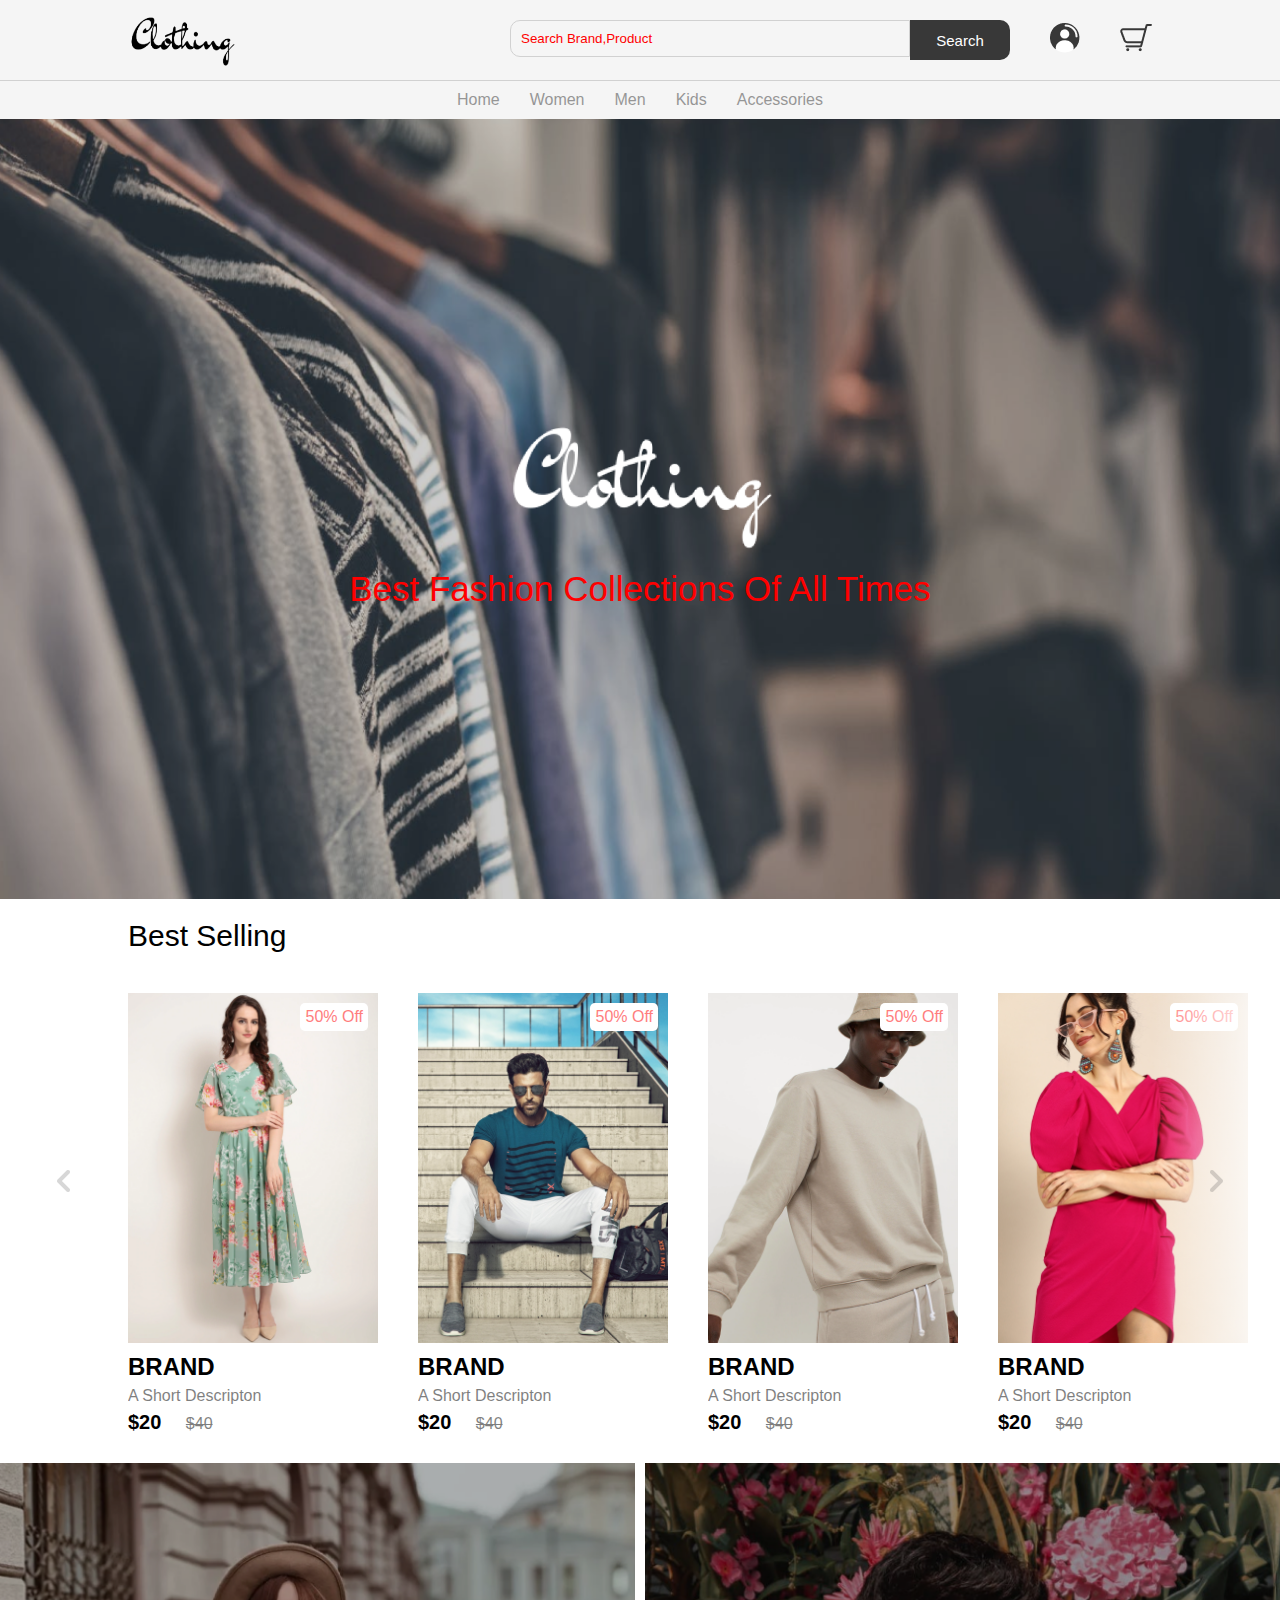
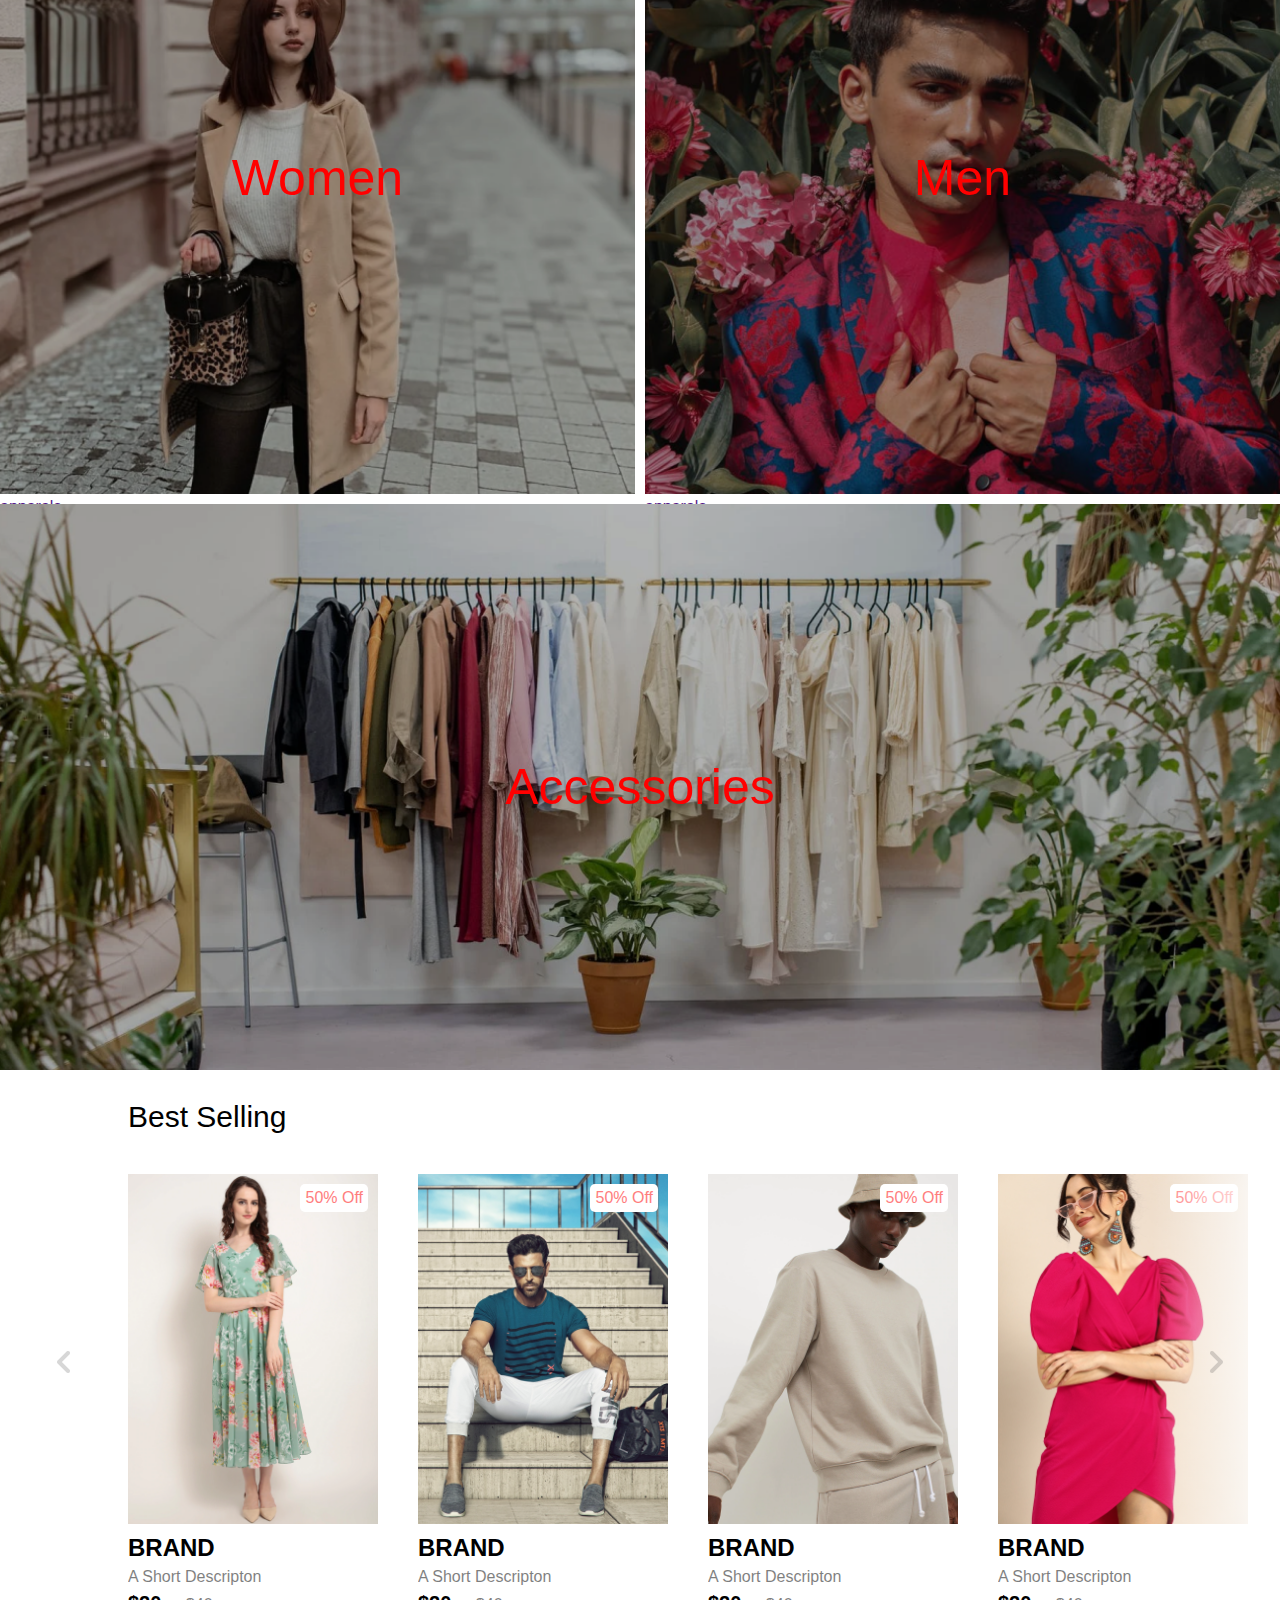
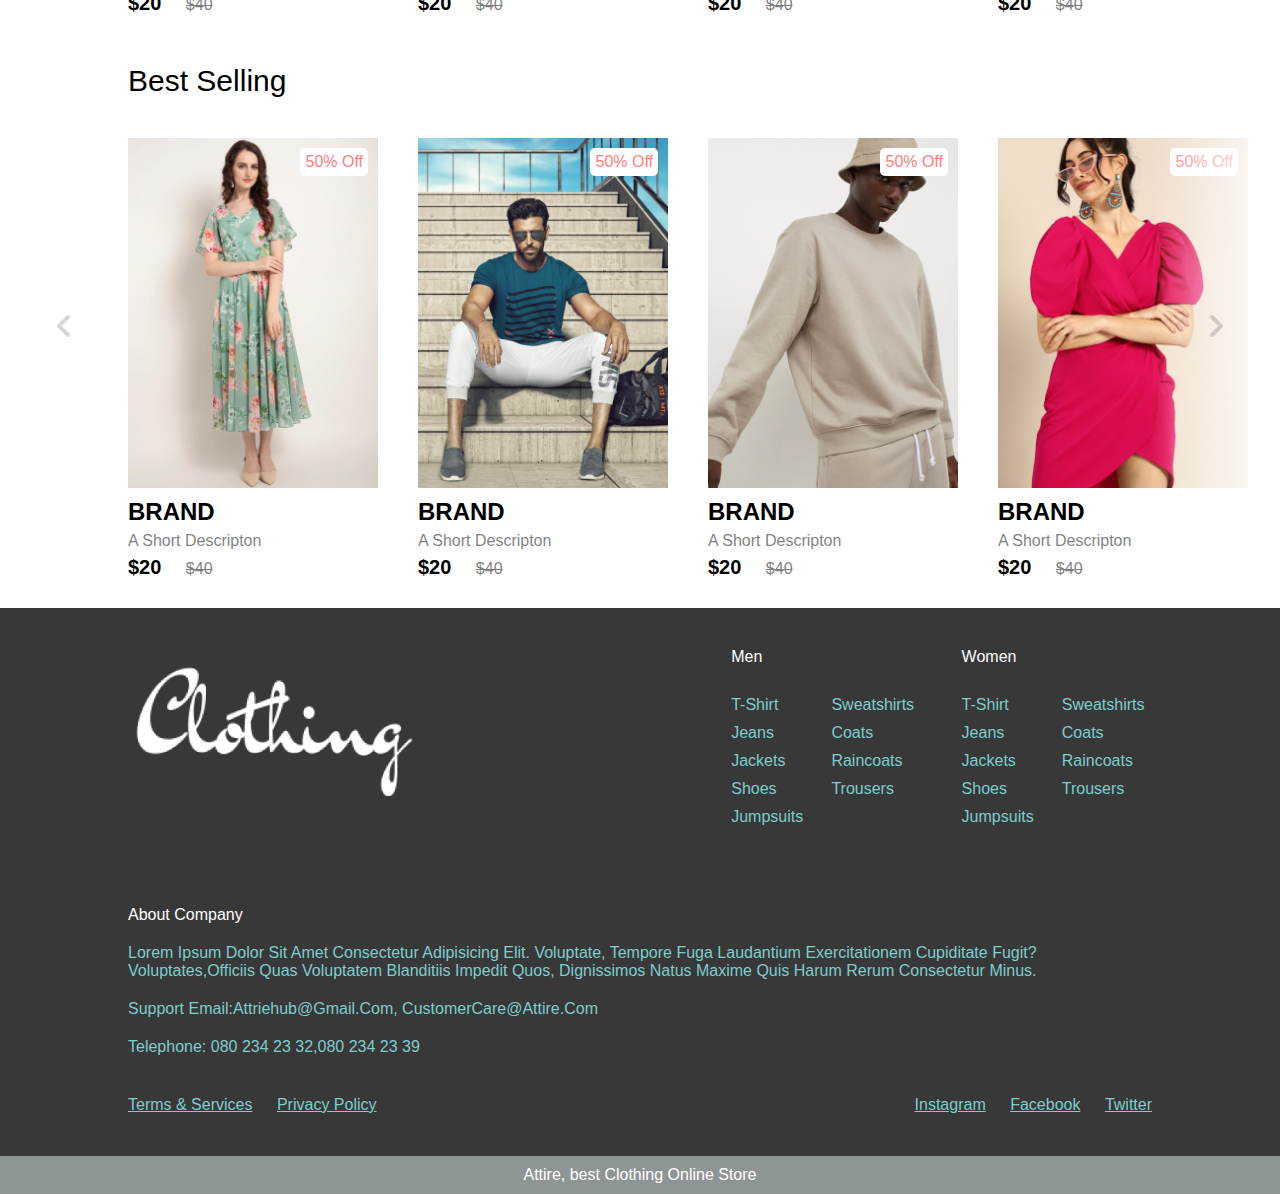
<file: public/index.html>
<!DOCTYPE html>

<html lang="en">
    <head>
        <meta charset="utf-8">
        <meta http-equiv="X-UA-Compatible" content="IE=edge">
        <title>Attire-Adobe -Online Store</title>
        <meta name="description" content="">
        <meta name="viewport" content="width=device-width, initial-scale=1">
        <link rel="stylesheet" href="css/home.css">
    </head>
    <body>

         <!--- NAv  section -->
       <nav class="navbar"></nav>
       <!--- Hero section -->
       <header class="hero-section">
        <div class="content">
            <img src="img/light-logo.png" class="logo" alt="logo">
            <p class="sub-heading">Best Fashion Collections Of All Times</p>

        </div>

       </header>

       <!--- cards-section-->
       <section class="product">
        <h2 class="product-category">best Selling</h2>
        <button type="button" class="pre-btn"><img src="img/arrow.png" alt="arow"></button>
        <button type="button" class="nxt-btn"><img src="img/arrow.png" alt="arow"></button>
        <div class="product-container">
            <div class="product-card">
                <div class="product-image">
                    <span class="discount-tag">50% Off</span>
                    <img src="img/card1.png" class="product-thumb" alt="product">
                    <button type="button" class="card-btn">add to whislist</button>
                </div>
                <div class="product-info">
                    <h2 class="product-brand">Brand</h2>
                    <p class="product-short-des">a short descripton</p>
                    <span class="price">$20</span>
                    <span class="actual-price">$40</span>
                </div>
            </div>
            <div class="product-card">
                <div class="product-image">
                    <span class="discount-tag">50% Off</span>
                    <img src="img/card2.png" class="product-thumb" alt="product">
                    <button type="button" class="card-btn">add to whislist</button>
                </div>
                <div class="product-info">
                    <h2 class="product-brand">Brand</h2>
                    <p class="product-short-des">a short descripton</p>
                    <span class="price">$20</span>
                    <span class="actual-price">$40</span>
                </div>
            </div>
            <div class="product-card">
                <div class="product-image">
                    <span class="discount-tag">50% Off</span>
                    <img src="img/card3.png" class="product-thumb" alt="product">
                    <button type="button" class="card-btn">add to whislist</button>
                </div>
                <div class="product-info">
                    <h2 class="product-brand">Brand</h2>
                    <p class="product-short-des">a short descripton</p>
                    <span class="price">$20</span>
                    <span class="actual-price">$40</span>
                </div>
            </div>
            <div class="product-card">
                <div class="product-image">
                    <span class="discount-tag">50% Off</span>
                    <img src="img/card4.png" class="product-thumb" alt="product">
                    <button type="button" class="card-btn">add to whislist</button>
                </div>
                <div class="product-info">
                    <h2 class="product-brand">Brand</h2>
                    <p class="product-short-des">a short descripton</p>
                    <span class="price">$20</span>
                    <span class="actual-price">$40</span>
                </div>
            </div>
            <div class="product-card">
                <div class="product-image">
                    <span class="discount-tag">50% Off</span>
                    <img src="img/card5.png" class="product-thumb" alt="product">
                    <button type="button" class="card-btn">add to whislist</button>
                </div>
                <div class="product-info">
                    <h2 class="product-brand">Brand</h2>
                    <p class="product-short-des">a short descripton</p>
                    <span class="price">$20</span>
                    <span class="actual-price">$40</span>
                </div>
            </div>
            <div class="product-card">
                <div class="product-image">
                    <span class="discount-tag">50% Off</span>
                    <img src="img/card6.png" class="product-thumb" alt="product">
                    <button type="button" class="card-btn">add to whislist</button>
                </div>
                <div class="product-info">
                    <h2 class="product-brand">Brand</h2>
                    <p class="product-short-des">a short descripton</p>
                    <span class="price">$20</span>
                    <span class="actual-price">$40</span>
                </div>
            </div>
            <div class="product-card">
                <div class="product-image">
                    <span class="discount-tag">50% Off</span>
                    <img src="img/card7.png" class="product-thumb" alt="product">
                    <button type="button" class="card-btn">add to whislist</button>
                </div>
                <div class="product-info">
                    <h2 class="product-brand">Brand</h2>
                    <p class="product-short-des">a short descripton</p>
                    <span class="price">$20</span>
                    <span class="actual-price">$40</span>
                </div>
            </div>
            <div class="product-card">
                <div class="product-image">
                    <span class="discount-tag">50% Off</span>
                    <img src="img/card8.png" class="product-thumb" alt="product">
                    <button type="button" class="card-btn">add to whislist</button>
                </div>
                <div class="product-info">
                    <h2 class="product-brand">Brand</h2>
                    <p class="product-short-des">a short descripton</p>
                    <span class="price">$20</span>
                    <span class="actual-price">$40</span>
                </div>
            </div>
        </div>
       </section>


       <!--- collection-section-->
       <section class="collection-container">
        <a href="" class="collection">
            <img src="img/women-collection.png" alt="apparels">
            <p class="collection-title"> women</p><br>apparals</br>
        </a>
        <a href="" class="collection">
            <img src="img/men-collection.png" alt="apparels">
            <p class="collection-title"> men</p><br>apparals</br>
        </a>
        <a href="" class="collection">
            <img src="img/accessories-collection.png" alt="apparels">
            <p class="collection-title">accessories</p>
        </a>
       </section>

        <!--- cards-section-->
        <section class="product">
            <h2 class="product-category">best Selling</h2>
            <button type="button" class="pre-btn"><img src="img/arrow.png" alt="arow"></button>
            <button type="button" class="nxt-btn"><img src="img/arrow.png" alt="arow"></button>
            <div class="product-container">
                <div class="product-card">
                    <div class="product-image">
                        <span class="discount-tag">50% Off</span>
                        <img src="img/card1.png" class="product-thumb" alt="product">
                        <button type="button" class="card-btn">add to whislist</button>
                    </div>
                    <div class="product-info">
                        <h2 class="product-brand">Brand</h2>
                        <p class="product-short-des">a short descripton</p>
                        <span class="price">$20</span>
                        <span class="actual-price">$40</span>
                    </div>
                </div>
                <div class="product-card">
                    <div class="product-image">
                        <span class="discount-tag">50% Off</span>
                        <img src="img/card2.png" class="product-thumb" alt="product">
                        <button type="button" class="card-btn">add to whislist</button>
                    </div>
                    <div class="product-info">
                        <h2 class="product-brand">Brand</h2>
                        <p class="product-short-des">a short descripton</p>
                        <span class="price">$20</span>
                        <span class="actual-price">$40</span>
                    </div>
                </div>
                <div class="product-card">
                    <div class="product-image">
                        <span class="discount-tag">50% Off</span>
                        <img src="img/card3.png" class="product-thumb" alt="product">
                        <button type="button" class="card-btn">add to whislist</button>
                    </div>
                    <div class="product-info">
                        <h2 class="product-brand">Brand</h2>
                        <p class="product-short-des">a short descripton</p>
                        <span class="price">$20</span>
                        <span class="actual-price">$40</span>
                    </div>
                </div>
                <div class="product-card">
                    <div class="product-image">
                        <span class="discount-tag">50% Off</span>
                        <img src="img/card4.png" class="product-thumb" alt="product">
                        <button type="button" class="card-btn">add to whislist</button>
                    </div>
                    <div class="product-info">
                        <h2 class="product-brand">Brand</h2>
                        <p class="product-short-des">a short descripton</p>
                        <span class="price">$20</span>
                        <span class="actual-price">$40</span>
                    </div>
                </div>
                <div class="product-card">
                    <div class="product-image">
                        <span class="discount-tag">50% Off</span>
                        <img src="img/card5.png" class="product-thumb" alt="product">
                        <button type="button" class="card-btn">add to whislist</button>
                    </div>
                    <div class="product-info">
                        <h2 class="product-brand">Brand</h2>
                        <p class="product-short-des">a short descripton</p>
                        <span class="price">$20</span>
                        <span class="actual-price">$40</span>
                    </div>
                </div>
                <div class="product-card">
                    <div class="product-image">
                        <span class="discount-tag">50% Off</span>
                        <img src="img/card6.png" class="product-thumb" alt="product">
                        <button type="button" class="card-btn">add to whislist</button>
                    </div>
                    <div class="product-info">
                        <h2 class="product-brand">Brand</h2>
                        <p class="product-short-des">a short descripton</p>
                        <span class="price">$20</span>
                        <span class="actual-price">$40</span>
                    </div>
                </div>
                <div class="product-card">
                    <div class="product-image">
                        <span class="discount-tag">50% Off</span>
                        <img src="img/card7.png" class="product-thumb" alt="product">
                        <button type="button" class="card-btn">add to whislist</button>
                    </div>
                    <div class="product-info">
                        <h2 class="product-brand">Brand</h2>
                        <p class="product-short-des">a short descripton</p>
                        <span class="price">$20</span>
                        <span class="actual-price">$40</span>
                    </div>
                </div>
                <div class="product-card">
                    <div class="product-image">
                        <span class="discount-tag">50% Off</span>
                        <img src="img/card8.png" class="product-thumb" alt="product">
                        <button type="button" class="card-btn">add to whislist</button>
                    </div>
                    <div class="product-info">
                        <h2 class="product-brand">Brand</h2>
                        <p class="product-short-des">a short descripton</p>
                        <span class="price">$20</span>
                        <span class="actual-price">$40</span>
                    </div>
                </div>
            </div>
           </section>



            <!--- cards-section-->
       <section class="product">
        <h2 class="product-category">best Selling</h2>
        <button type="button" class="pre-btn"><img src="img/arrow.png" alt="arow"></button>
        <button type="button" class="nxt-btn"><img src="img/arrow.png" alt="arow"></button>
        <div class="product-container">
            <div class="product-card">
                <div class="product-image">
                    <span class="discount-tag">50% Off</span>
                    <img src="img/card1.png" class="product-thumb" alt="product">
                    <button type="button" class="card-btn">add to whislist</button>
                </div>
                <div class="product-info">
                    <h2 class="product-brand">Brand</h2>
                    <p class="product-short-des">a short descripton</p>
                    <span class="price">$20</span>
                    <span class="actual-price">$40</span>
                </div>
            </div>
            <div class="product-card">
                <div class="product-image">
                    <span class="discount-tag">50% Off</span>
                    <img src="img/card2.png" class="product-thumb" alt="product">
                    <button type="button" class="card-btn">add to whislist</button>
                </div>
                <div class="product-info">
                    <h2 class="product-brand">Brand</h2>
                    <p class="product-short-des">a short descripton</p>
                    <span class="price">$20</span>
                    <span class="actual-price">$40</span>
                </div>
            </div>
            <div class="product-card">
                <div class="product-image">
                    <span class="discount-tag">50% Off</span>
                    <img src="img/card3.png" class="product-thumb" alt="product">
                    <button type="button" class="card-btn">add to whislist</button>
                </div>
                <div class="product-info">
                    <h2 class="product-brand">Brand</h2>
                    <p class="product-short-des">a short descripton</p>
                    <span class="price">$20</span>
                    <span class="actual-price">$40</span>
                </div>
            </div>
            <div class="product-card">
                <div class="product-image">
                    <span class="discount-tag">50% Off</span>
                    <img src="img/card4.png" class="product-thumb" alt="product">
                    <button type="button" class="card-btn">add to whislist</button>
                </div>
                <div class="product-info">
                    <h2 class="product-brand">Brand</h2>
                    <p class="product-short-des">a short descripton</p>
                    <span class="price">$20</span>
                    <span class="actual-price">$40</span>
                </div>
            </div>
            <div class="product-card">
                <div class="product-image">
                    <span class="discount-tag">50% Off</span>
                    <img src="img/card5.png" class="product-thumb" alt="product">
                    <button type="button" class="card-btn">add to whislist</button>
                </div>
                <div class="product-info">
                    <h2 class="product-brand">Brand</h2>
                    <p class="product-short-des">a short descripton</p>
                    <span class="price">$20</span>
                    <span class="actual-price">$40</span>
                </div>
            </div>
            <div class="product-card">
                <div class="product-image">
                    <span class="discount-tag">50% Off</span>
                    <img src="img/card6.png" class="product-thumb" alt="product">
                    <button type="button" class="card-btn">add to whislist</button>
                </div>
                <div class="product-info">
                    <h2 class="product-brand">Brand</h2>
                    <p class="product-short-des">a short descripton</p>
                    <span class="price">$20</span>
                    <span class="actual-price">$40</span>
                </div>
            </div>
            <div class="product-card">
                <div class="product-image">
                    <span class="discount-tag">50% Off</span>
                    <img src="img/card7.png" class="product-thumb" alt="product">
                    <button type="button" class="card-btn">add to whislist</button>
                </div>
                <div class="product-info">
                    <h2 class="product-brand">Brand</h2>
                    <p class="product-short-des">a short descripton</p>
                    <span class="price">$20</span>
                    <span class="actual-price">$40</span>
                </div>
            </div>
            <div class="product-card">
                <div class="product-image">
                    <span class="discount-tag">50% Off</span>
                    <img src="img/card8.png" class="product-thumb" alt="product">
                    <button type="button" class="card-btn">add to whislist</button>
                </div>
                <div class="product-info">
                    <h2 class="product-brand">Brand</h2>
                    <p class="product-short-des">a short descripton</p>
                    <span class="price">$20</span>
                    <span class="actual-price">$40</span>
                </div>
            </div>
        </div>
       </section>


       <!---Footer-->
                    <footer></footer>

        
        <script src="js/nav.js" async defer></script>
        <script src="js/home.js" async defer></script>
        <script src="js/footer.js" async defer></script>
    </body>
</html>
</file>
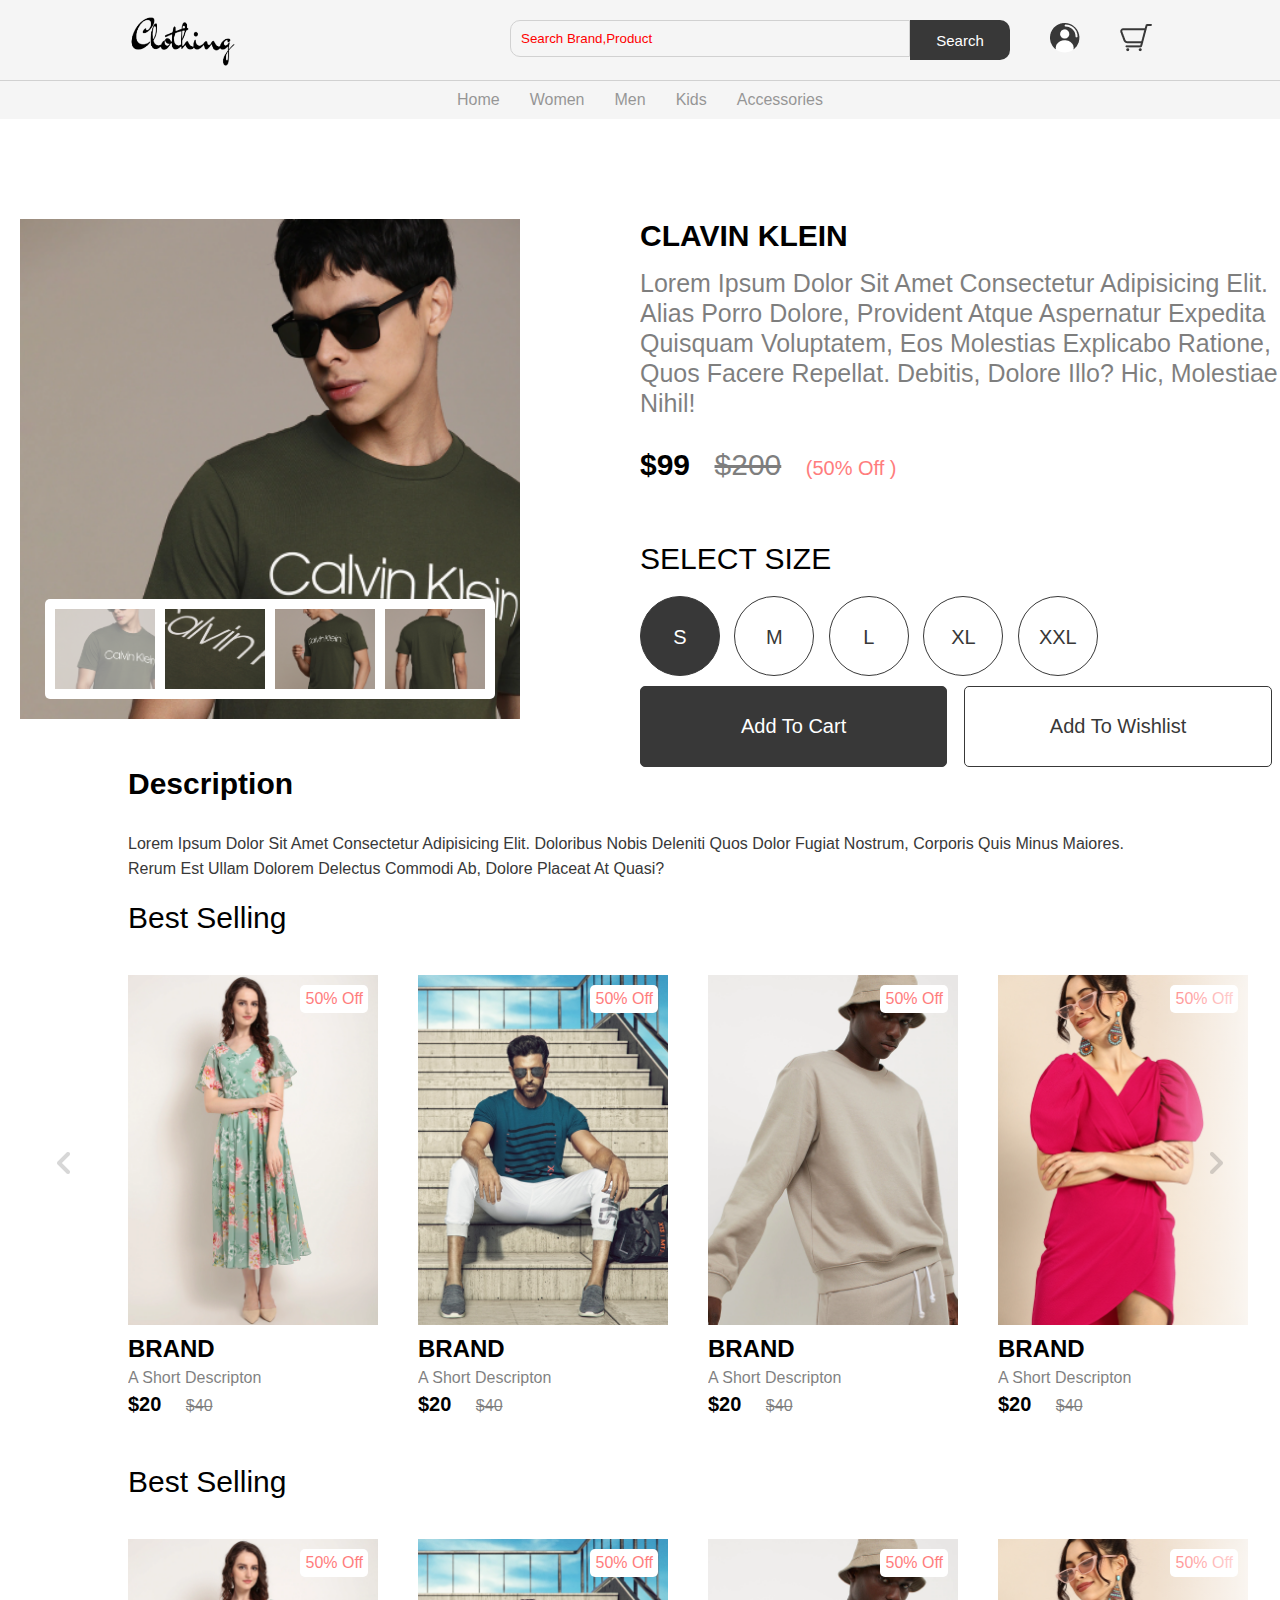
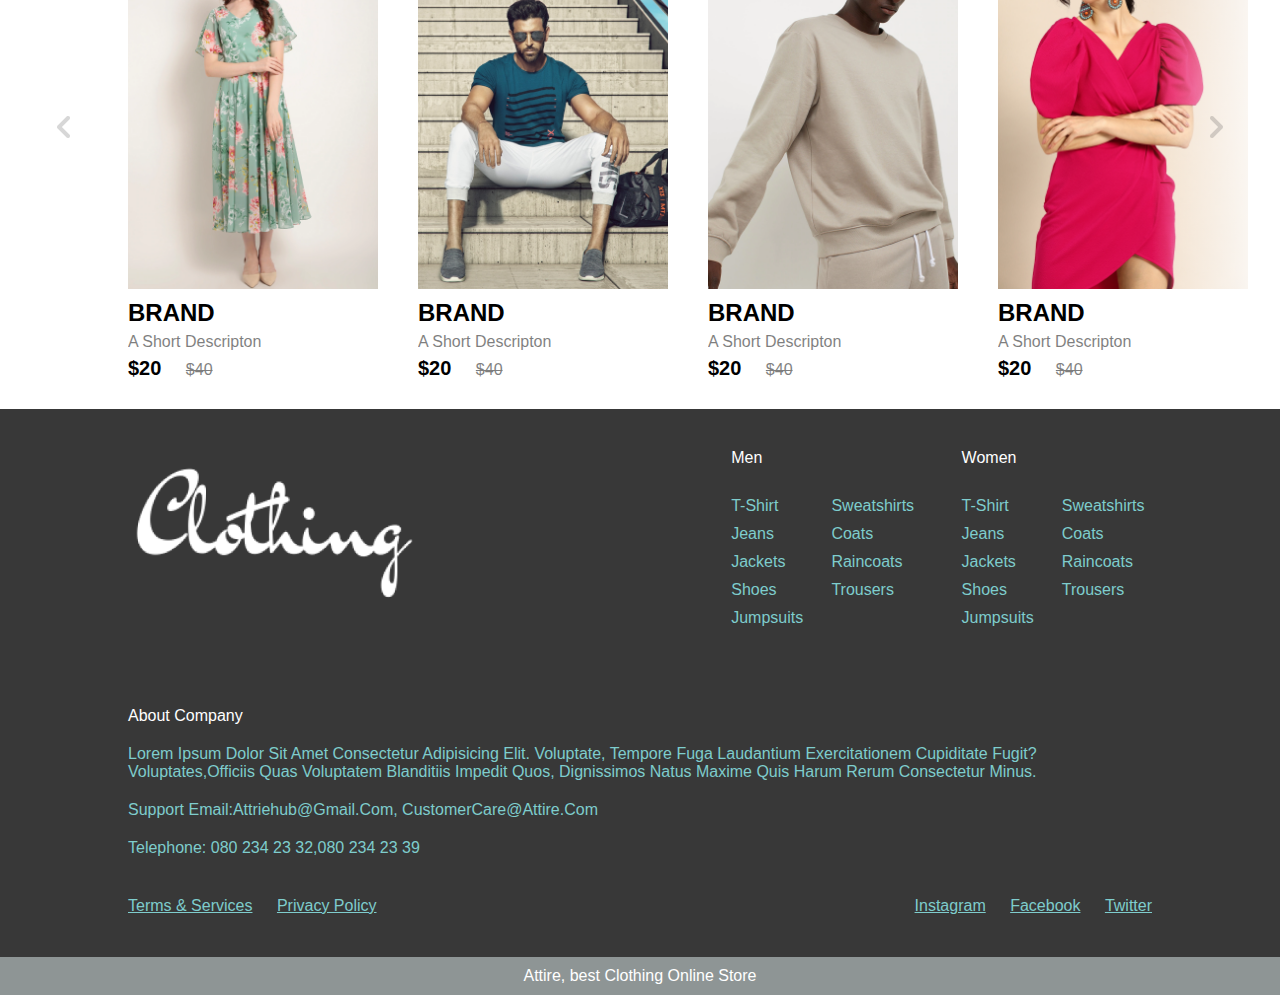
<file: public/product.html>
<!DOCTYPE html>

<html lang="en">
    <head>
        <meta charset="utf-8">
        <meta http-equiv="X-UA-Compatible" content="IE=edge">
        <title>Product Page</title>
        <meta name="description" content="">
        <meta name="viewport" content="width=device-width, initial-scale=1">
        <link rel="stylesheet" href="css/product.css">
        <link rel="stylesheet" href="css/home.css">
    </head>
    <body>
        
           <!---Navbar-->
        <nav class="navbar"></nav>


        <!---Product - Info -->

            <section class="product-details">
                <div class="image-slider">
                <div class="product-images">
                                <img src="img/product image 1.png" class="active" alt="prod-details" >
                                <img src="img/product image 2.png" alt="prod-details">
                                <img src="img/product image 3.png" alt="prod-details">
                                <img src="img/product image 4.png" alt="prod-details">
                </div>
                </div>
                <div class="details">
                    <h2 class="product-brand">
                        CLAVIN KLEIN
                    </h2>
                    <p class="product-short-des">Lorem ipsum dolor sit amet consectetur 
                        adipisicing elit. Alias porro dolore, provident atque aspernatur expedita 
                        quisquam voluptatem, eos molestias explicabo ratione, quos facere repellat. 
                        Debitis, dolore illo? Hic, molestiae nihil!</p>
                        <span class="product-price">$99</span>
                        <span class="product-actual-price">$200</span>
                        <span class="product-discount">(50% Off )</span>
                <p class="product-sub-heading">select size</p>
                <input type="text" name="size" value="s" checked hidden id="s-size">
                <label for="s-size" class="size-radio-btn check">S</label>
                <input type="text" name="size" value="s" hidden id="m-size">
                <label for="m-size" class="size-radio-btn">M</label>
                <input type="text" name="size" value="s" hidden id="l-size">
                <label for="l-size" class="size-radio-btn">L</label>
                <input type="text" name="size" value="s" hidden id="xl-size">
                <label for="xl-size" class="size-radio-btn">XL</label>
                <input type="text" name="size" value="s" hidden id="xxl-size">
                <label for="xxl-size" class="size-radio-btn">XXL</label>

                <button type="button" class="btn cart-btn">add to cart</button>
                <button type="button" class="btn">add to wishlist</button>
                    </div>

            </section>


            <!---detail description---->
            <section class="detail-des">
                <h2 class="heading">description</h2>
                <p class="des">Lorem ipsum dolor sit amet consectetur adipisicing elit. 
                    Doloribus nobis deleniti quos dolor fugiat nostrum, 
                    corporis quis minus maiores.
                     Rerum est ullam dolorem delectus commodi ab,
                      dolore placeat at quasi?</p>

            </section>


          <!--- cards-section-->
          <section class="product">
            <h2 class="product-category">best Selling</h2>
            <button type="button" class="pre-btn"><img src="img/arrow.png" alt="arow"></button>
            <button type="button" class="nxt-btn"><img src="img/arrow.png" alt="arow"></button>
            <div class="product-container">
                <div class="product-card">
                    <div class="product-image">
                        <span class="discount-tag">50% Off</span>
                        <img src="img/card1.png" class="product-thumb" alt="product">
                        <button type="button" class="card-btn">add to whislist</button>
                    </div>
                    <div class="product-info">
                        <h2 class="product-brand">Brand</h2>
                        <p class="product-short-des">a short descripton</p>
                        <span class="price">$20</span>
                        <span class="actual-price">$40</span>
                    </div>
                </div>
                <div class="product-card">
                    <div class="product-image">
                        <span class="discount-tag">50% Off</span>
                        <img src="img/card2.png" class="product-thumb" alt="product">
                        <button type="button" class="card-btn">add to whislist</button>
                    </div>
                    <div class="product-info">
                        <h2 class="product-brand">Brand</h2>
                        <p class="product-short-des">a short descripton</p>
                        <span class="price">$20</span>
                        <span class="actual-price">$40</span>
                    </div>
                </div>
                <div class="product-card">
                    <div class="product-image">
                        <span class="discount-tag">50% Off</span>
                        <img src="img/card3.png" class="product-thumb" alt="product">
                        <button type="button" class="card-btn">add to whislist</button>
                    </div>
                    <div class="product-info">
                        <h2 class="product-brand">Brand</h2>
                        <p class="product-short-des">a short descripton</p>
                        <span class="price">$20</span>
                        <span class="actual-price">$40</span>
                    </div>
                </div>
                <div class="product-card">
                    <div class="product-image">
                        <span class="discount-tag">50% Off</span>
                        <img src="img/card4.png" class="product-thumb" alt="product">
                        <button type="button" class="card-btn">add to whislist</button>
                    </div>
                    <div class="product-info">
                        <h2 class="product-brand">Brand</h2>
                        <p class="product-short-des">a short descripton</p>
                        <span class="price">$20</span>
                        <span class="actual-price">$40</span>
                    </div>
                </div>
                <div class="product-card">
                    <div class="product-image">
                        <span class="discount-tag">50% Off</span>
                        <img src="img/card5.png" class="product-thumb" alt="product">
                        <button type="button" class="card-btn">add to whislist</button>
                    </div>
                    <div class="product-info">
                        <h2 class="product-brand">Brand</h2>
                        <p class="product-short-des">a short descripton</p>
                        <span class="price">$20</span>
                        <span class="actual-price">$40</span>
                    </div>
                </div>
                <div class="product-card">
                    <div class="product-image">
                        <span class="discount-tag">50% Off</span>
                        <img src="img/card6.png" class="product-thumb" alt="product">
                        <button type="button" class="card-btn">add to whislist</button>
                    </div>
                    <div class="product-info">
                        <h2 class="product-brand">Brand</h2>
                        <p class="product-short-des">a short descripton</p>
                        <span class="price">$20</span>
                        <span class="actual-price">$40</span>
                    </div>
                </div>
                <div class="product-card">
                    <div class="product-image">
                        <span class="discount-tag">50% Off</span>
                        <img src="img/card7.png" class="product-thumb" alt="product">
                        <button type="button" class="card-btn">add to whislist</button>
                    </div>
                    <div class="product-info">
                        <h2 class="product-brand">Brand</h2>
                        <p class="product-short-des">a short descripton</p>
                        <span class="price">$20</span>
                        <span class="actual-price">$40</span>
                    </div>
                </div>
                <div class="product-card">
                    <div class="product-image">
                        <span class="discount-tag">50% Off</span>
                        <img src="img/card8.png" class="product-thumb" alt="product">
                        <button type="button" class="card-btn">add to whislist</button>
                    </div>
                    <div class="product-info">
                        <h2 class="product-brand">Brand</h2>
                        <p class="product-short-des">a short descripton</p>
                        <span class="price">$20</span>
                        <span class="actual-price">$40</span>
                    </div>
                </div>
            </div>
           </section>


              <!--- cards-section-->
       <section class="product">
        <h2 class="product-category">best Selling</h2>
        <button type="button" class="pre-btn"><img src="img/arrow.png" alt="arow"></button>
        <button type="button" class="nxt-btn"><img src="img/arrow.png" alt="arow"></button>
        <div class="product-container">
            <div class="product-card">
                <div class="product-image">
                    <span class="discount-tag">50% Off</span>
                    <img src="img/card1.png" class="product-thumb" alt="product">
                    <button type="button" class="card-btn">add to whislist</button>
                </div>
                <div class="product-info">
                    <h2 class="product-brand">Brand</h2>
                    <p class="product-short-des">a short descripton</p>
                    <span class="price">$20</span>
                    <span class="actual-price">$40</span>
                </div>
            </div>
            <div class="product-card">
                <div class="product-image">
                    <span class="discount-tag">50% Off</span>
                    <img src="img/card2.png" class="product-thumb" alt="product">
                    <button type="button" class="card-btn">add to whislist</button>
                </div>
                <div class="product-info">
                    <h2 class="product-brand">Brand</h2>
                    <p class="product-short-des">a short descripton</p>
                    <span class="price">$20</span>
                    <span class="actual-price">$40</span>
                </div>
            </div>
            <div class="product-card">
                <div class="product-image">
                    <span class="discount-tag">50% Off</span>
                    <img src="img/card3.png" class="product-thumb" alt="product">
                    <button type="button" class="card-btn">add to whislist</button>
                </div>
                <div class="product-info">
                    <h2 class="product-brand">Brand</h2>
                    <p class="product-short-des">a short descripton</p>
                    <span class="price">$20</span>
                    <span class="actual-price">$40</span>
                </div>
            </div>
            <div class="product-card">
                <div class="product-image">
                    <span class="discount-tag">50% Off</span>
                    <img src="img/card4.png" class="product-thumb" alt="product">
                    <button type="button" class="card-btn">add to whislist</button>
                </div>
                <div class="product-info">
                    <h2 class="product-brand">Brand</h2>
                    <p class="product-short-des">a short descripton</p>
                    <span class="price">$20</span>
                    <span class="actual-price">$40</span>
                </div>
            </div>
            <div class="product-card">
                <div class="product-image">
                    <span class="discount-tag">50% Off</span>
                    <img src="img/card5.png" class="product-thumb" alt="product">
                    <button type="button" class="card-btn">add to whislist</button>
                </div>
                <div class="product-info">
                    <h2 class="product-brand">Brand</h2>
                    <p class="product-short-des">a short descripton</p>
                    <span class="price">$20</span>
                    <span class="actual-price">$40</span>
                </div>
            </div>
            <div class="product-card">
                <div class="product-image">
                    <span class="discount-tag">50% Off</span>
                    <img src="img/card6.png" class="product-thumb" alt="product">
                    <button type="button" class="card-btn">add to whislist</button>
                </div>
                <div class="product-info">
                    <h2 class="product-brand">Brand</h2>
                    <p class="product-short-des">a short descripton</p>
                    <span class="price">$20</span>
                    <span class="actual-price">$40</span>
                </div>
            </div>
            <div class="product-card">
                <div class="product-image">
                    <span class="discount-tag">50% Off</span>
                    <img src="img/card7.png" class="product-thumb" alt="product">
                    <button type="button" class="card-btn">add to whislist</button>
                </div>
                <div class="product-info">
                    <h2 class="product-brand">Brand</h2>
                    <p class="product-short-des">a short descripton</p>
                    <span class="price">$20</span>
                    <span class="actual-price">$40</span>
                </div>
            </div>
            <div class="product-card">
                <div class="product-image">
                    <span class="discount-tag">50% Off</span>
                    <img src="img/card8.png" class="product-thumb" alt="product">
                    <button type="button" class="card-btn">add to whislist</button>
                </div>
                <div class="product-info">
                    <h2 class="product-brand">Brand</h2>
                    <p class="product-short-des">a short descripton</p>
                    <span class="price">$20</span>
                    <span class="actual-price">$40</span>
                </div>
            </div>
        </div>
       </section>





        
       <!---Footer-->
       <footer></footer>


       <!---JS-->
          
        <script src="js/nav.js" async defer></script>
        <script src="js/home.js" async defer></script>
        <script src="js/product.js" async defer></script>
        <script src="js/footer.js" async defer></script>
    </body>
</html>
</file>
<file: public/css/home.css>
@import 'nav.css';
@import 'footer.css';


.hero-section{
    width: 100%;
    height: calc(100vh - 120px);
    background-image: url('../img/header.png');
    background-size: cover;
    display: flex;
    justify-content: center;
    align-items: center;

}


.hero-section .logo{
    height: 150px;
    display: block;
    margin: auto;
}

.hero-section .sub-heading{
    margin-top: 10px;
    text-align: center;
    color: red;
    text-transform: capitalize;
    font-size: 35px;
    font-weight: 300;
}


/*product*/


.product{
    position: relative;
    overflow: hidden;
    padding: 20px 0;}


    .product-category{
        padding:  0 10vw;
        font-size: 30px;
        font-weight: 500;
        margin-bottom: 40px;
        text-transform: capitalize;
    }




.product-container{
    padding: 0 10vw;
    display: flex;
    overflow-x: auto;
    scroll-behavior: smooth;
}    


.product-container::-webkit-scrollbar{
    display: none;
}

.product-card{
    flex: 0 0 auto;
    width: 250px;
    height: 450px;
    margin-right: 40px;
}

.product-image{
    position: relative;
    width: 100%;
    height: 350px;
    overflow: hidden;
}

.product-thumb{
    width: 100%;
    height: 350px;
    object-fit: cover;
}


.discount-tag{
    position: absolute;
    background: #fff;
    padding: 5px;
    border-radius: 5px;
    color: #ff7d7d;
    right: 10px;
    top: 10px;
    text-transform: capitalize;
}


.card-btn{
    position: absolute;
    bottom: 10px;
    left: 50%;
    transform: translate(-50%);
    padding: 10px;
    width: 90%;
    text-transform: capitalize;
    border: none;
    outline: none;
    background: #fff;
    border-radius: 5px;
    transition: 0.5s;
    cursor: pointer;
    opacity: 0;
}

.product-card:hover .card-btn{
    opacity: 1;
}

.card-btn:hover{
    background: #efefef;
}


.product-info{
    width: 100%;
    height: 100px;
    padding-top: 10px;
}


.product-brand{
    text-transform: uppercase;
}


.product-short-des{
    width: 100%;
    height: 20px;
    line-height: 20px;
    overflow: hidden;
    opacity: 0.5;
    text-transform: capitalize;
    margin: 5px 0;
}


.price{
    font-weight: 900;
    font-size: 20px;
}

.actual-price{
    margin-left: 20px;
    opacity: 0.5;
    text-decoration: line-through;
}


.pre-btn, .nxt-btn{
    border: none;
    width: 10vw;
    height: 100%;
    position: absolute;
    top: 0;
    display: flex;
    justify-content: center;
    align-items: center;
    background: linear-gradient(90deg, rgba(255, 255, 255, 0) 0%, #fff 100%);
    cursor: pointer;
    z-index: 8;
}


.pre-btn{
    left: 0;
    transform: rotate(180deg);
}

.nxt-btn{
    right: 0;
}

.pre-btn img, .nxt-btn img{
    opacity: 0.2;
}

.pre-btn:hover img, .nxt-btn:hover img{
    opacity: 1;

}

/*collection-container*/
.collection-container{
    width: 100%;
    display: grid;
    grid-template-columns: repeat(2, 1fr);
    grid-gap: 10px;
}

.collection{
    position: relative;
}


.collection img{
    width: 100%;
    height: 100%;
    object-fit: cover;
}

.collection p{
    position: absolute;
    top: 50%;
     left: 50%;
     transform: translate(-50%, -50%);
     text-align: center;
     color: red;
     font-size: 50px;
     text-transform: capitalize;
}

.collection:nth-child(3){
    grid-column: span 2;
    margin-bottom: 10px;
}
</file>
<file: public/css/product.css>
.product-details{
    margin-top: 100px;
    width: 100%;
    padding: 60px 10vx;
    display: flex;
    justify-content: space-between;
}

.image-slider{
    height: 500px;
    width: 500px;
    position: relative;
    background-image: url('../img/product\ image\ 1.png');
    background-size: cover;
    margin-left: 20px;
}

.product-images{
    position: absolute;
    bottom: 20px;
    left: 50%;
    transform: translateX(-50%);
    width: 90%;
    background: #fff;
    border-radius: 5px;
    display: grid;
    grid-template-columns: repeat(4, 1fr);
    height: 100px;
    grid-gap: 10px;
    padding: 10px;
    
}

.product-images img{
    width: 100%;
    height: 80px;
    object-fit: cover;
    cursor: pointer;
}


.product-images img.active{
    opacity: 0.5;
}


.details{
    width: 50%;

}


.details .product-brand{
    text-transform: capitalize;
    font-size: 30px;
}

.details .product-short-des{
    font-size: 25px;
    line-height: 30px;
    height: auto;
    margin: 15px 0 30px;
}

.product-price{
    font-weight: 700;
    font-size: 30px;
}


.product-actual-price{
    font-size: 30px;
    opacity: 0.5;
    text-decoration: line-through;
    margin: 0 20px;
    font-weight: 300;
}


.product-discount{
    color: #ff7d7d;
    font-size: 20px;

}


.product-sub-heading{
    font-size: 30px;
    text-transform: uppercase;
    margin: 60px 0 10px;
    font-weight: 300;
}

.size-radio-btn{
    display: inline-block;
    width: 80px;
    height: 80px;
    text-align: center;
    font-size: 20px;
    border: 1px solid #383838;
    border-radius: 50%;
    margin: 10px;
    margin-left: 0;
    line-height: 80px;
    text-transform: uppercase;
    color: #383838;
    cursor: pointer;

}

.size-radio-btn.check{
    background: #383838;
    color: #fff;
}


.btn{ 
    width: 48%;
    padding: 28px;
    border-radius: 5px;
    border: 1px solid #383838;
    background: none;
    color: #383838;
    font-size: 20px;
    cursor: pointer;
    text-transform: capitalize;
}


.cart-btn{
    margin-right: 2%;
    background: #383838;
    color: #fff;
}

.detail-des{
    padding: 0 10vw;
    text-transform: capitalize;

}

.heading{
    font-size: 30px;
    margin-bottom: 30px;
}


.des{
    color: #383838;
    line-height: 25px;
}
</file>
